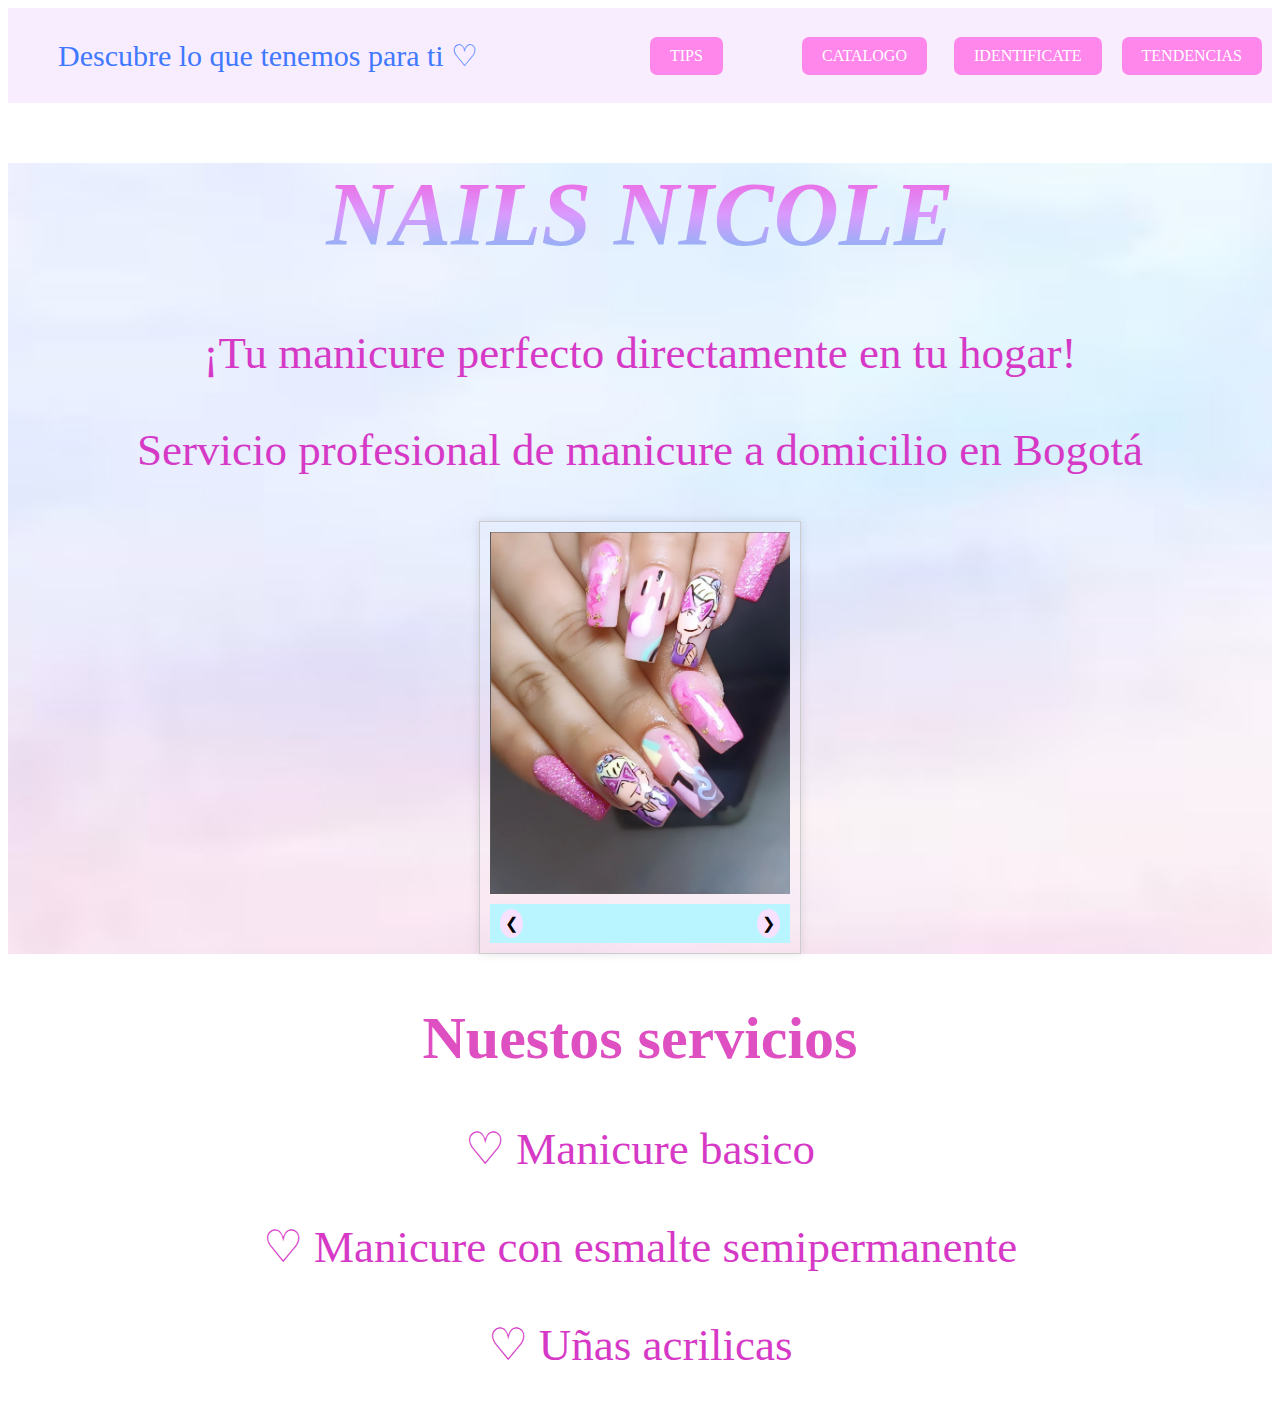
<file: landing-page/index.html>
<!DOCTYPE html>
<html lang="en">
<head>
    <meta charset="UTF-8">
    <meta name="viewport" content="width=device-width, initial-scale=1.0">
    <title>NailsNicole</title>
    <link rel="stylesheet" href="./index.css">
    
</head>
<body>
    <header class="header">
        <div class="header__navbar">
            <div class="header__navbar-logo">
                <p>Descubre lo que tenemos para ti ♡</p>
            </div>
            <nav class="header__navbar-nav">
                <ul>
                    <li>
                        <a href="../page-one/index.html" class="boton" target="_blank">TIPS</a>
                    </li>
                    <li>
                        <a href="../page-two/index.html" class="boton" target="_blank">CATALOGO</a>
                    </li>
                    <li>
                        <a href="../page-three/index.html" class="boton" target="_blank">IDENTIFICATE</a>
                    </li>
                    <li>
                        <a href="" class="boton" target="_blank">TENDENCIAS</a>
                    </li>
                </ul>
            </nav>
        </div>
        <div class="text-degradado">
            <h1>NAILS NICOLE</h1>
            <p>¡Tu manicure perfecto directamente en tu hogar!</p>
            <p>Servicio profesional de manicure a domicilio en Bogotá</p>
            <div class="carousel-container">
                <div class="carousel-images">
                    <img src="../catalogo fotos/photo1.png" alt="Imagen 1" class="carousel-image">
                    <img src="../catalogo fotos/photo2.png" alt="Imagen 2" class="carousel-image">
                    <img src="../catalogo fotos/photo4.png" alt="Imagen 3" class="carousel-image">
                </div>
                
                <div class="carousel-controls">
                    <div class="carousel-control prev" onclick="changeSlide(-1)">❮</div>
                    <div class="carousel-control next" onclick="changeSlide(1)">❯</div>
                </div>
            </div>
        </div>
        </div>
        <div class="services">
            <h2>Nuestos servicios</h2>
            
                <p>♡ Manicure basico</p>
                <p>♡ Manicure con esmalte semipermanente</p>
                <p>♡ Uñas acrilicas</p>
            
        </div>
    </header>
    <script>
        let slideIndex = 0;
        showSlide(slideIndex);

        function changeSlide(n) {
            showSlide(slideIndex += n);
        }

        function showSlide(n) {
            const slides = document.getElementsByClassName("carousel-image");
            if (n >= slides.length) { slideIndex = 0 }
            if (n < 0) { slideIndex = slides.length - 1 }
            for (let i = 0; i < slides.length; i++) {
                slides[i].style.display = "none";
            }
            slides[slideIndex].style.display = "block";
        }
    </script>
    
</body>
</html>
</file>
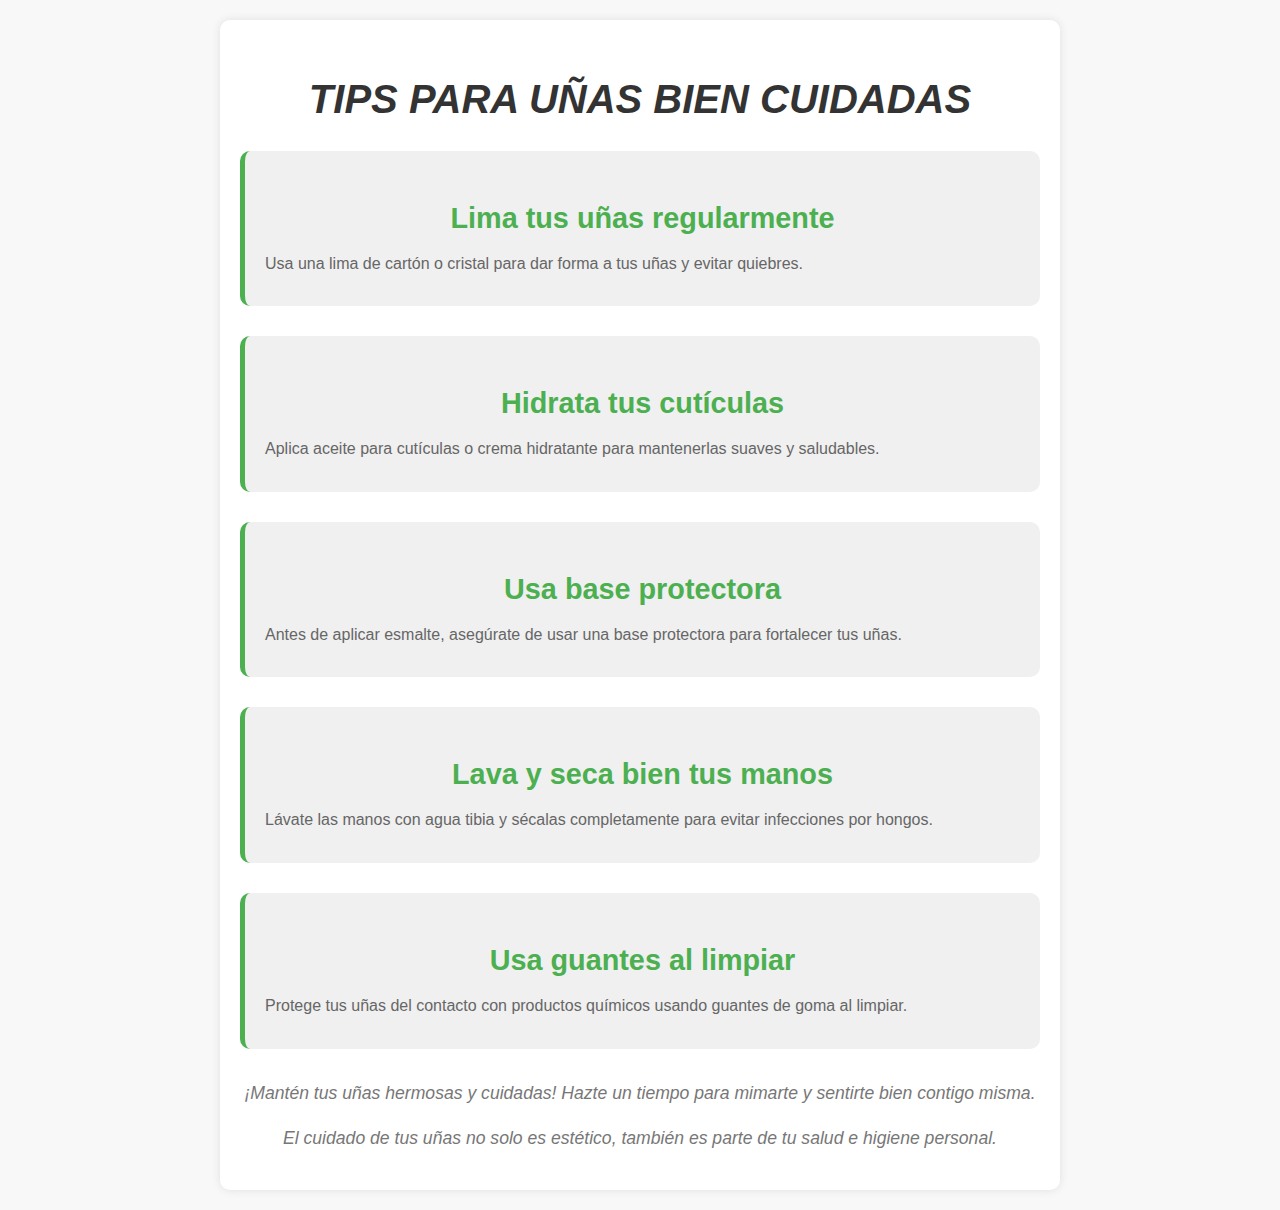
<file: page-one/index.html>
<!DOCTYPE html>
<html lang="en">
<head>
    <meta charset="UTF-8">
    <meta name="viewport" content="width=device-width, initial-scale=1.0">
    <title>Tips</title>
    <link rel="stylesheet" href="./index.css">
</head>
<body>
    <div class="container">
        <h1>TIPS PARA UÑAS BIEN CUIDADAS</h1>
        
        <div class="tip">
            <h2>Lima tus uñas regularmente</h2>
            <p>Usa una lima de cartón o cristal para dar forma a tus uñas y evitar quiebres.</p>
        </div>
        
        <div class="tip">
            <h2>Hidrata tus cutículas</h2>
            <p>Aplica aceite para cutículas o crema hidratante para mantenerlas suaves y saludables.</p>
        </div>
        
        <div class="tip">
            <h2>Usa base protectora</h2>
            <p>Antes de aplicar esmalte, asegúrate de usar una base protectora para fortalecer tus uñas.</p>
        </div>
        
        <div class="tip">
            <h2>Lava y seca bien tus manos</h2>
            <p>Lávate las manos con agua tibia y sécalas completamente para evitar infecciones por hongos.</p>
        </div>
        
        <div class="tip">
            <h2>Usa guantes al limpiar</h2>
            <p>Protege tus uñas del contacto con productos químicos usando guantes de goma al limpiar.</p>
        </div>
        
        <div class="encourage">
            <p>¡Mantén tus uñas hermosas y cuidadas! Hazte un tiempo para mimarte y sentirte bien contigo misma.</p>
            <p>El cuidado de tus uñas no solo es estético, también es parte de tu salud e higiene personal.</p>
        </div>
    </div>
</body>
</html>
</file>
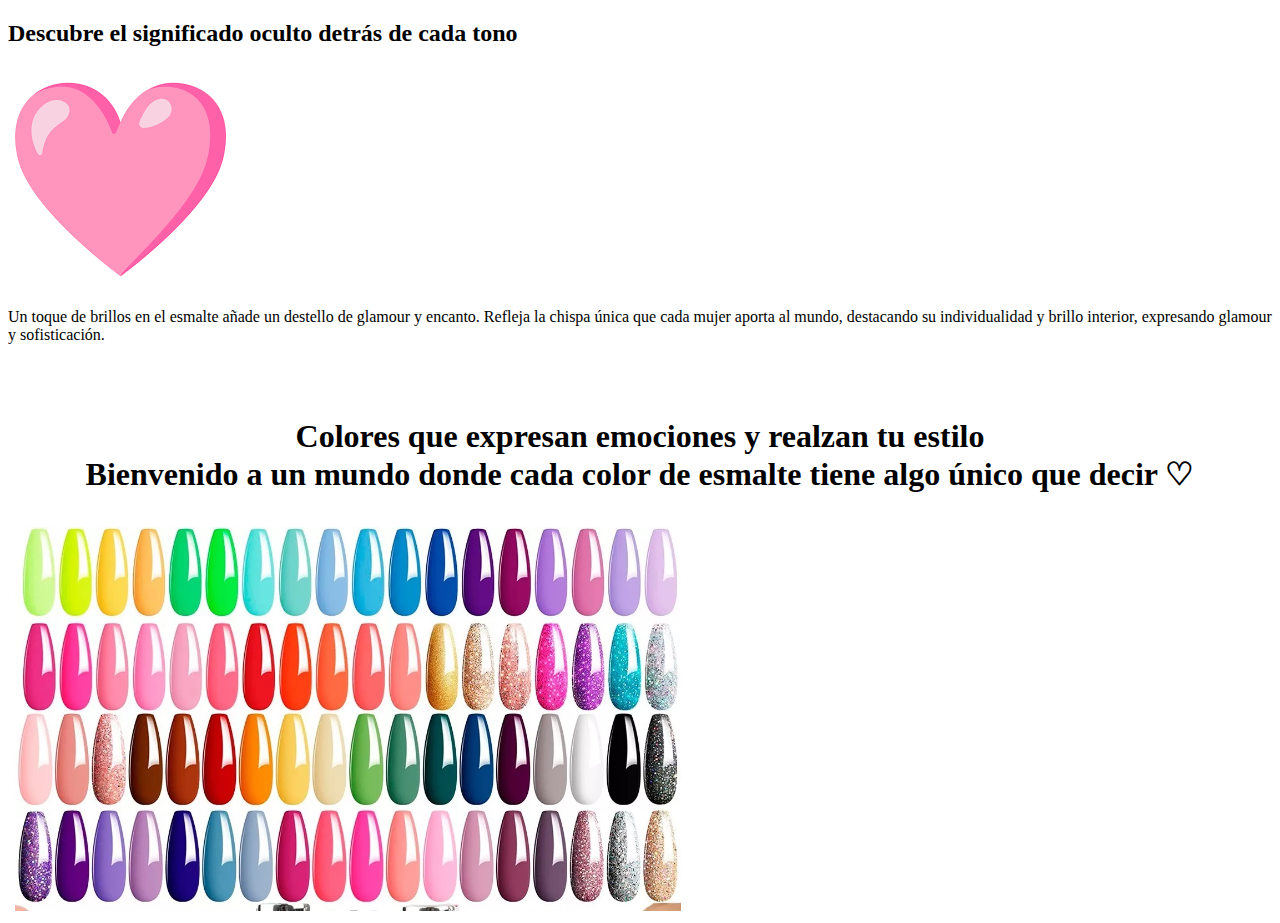
<file: page-three/index.html>
<!DOCTYPE html>
<html lang="en">
<head>
    <meta charset="UTF-8">
    <meta name="viewport" content="width=device-width, initial-scale=1.0">
    <title>Document</title>
    <link rel="stylesheet" href="./index.css">
</head>
<body>
    <header>
        <div class="content-one">
            <h2>Descubre el significado oculto detrás de cada tono</h2>
        </div> 
        <div>
            <div class="header__content-one-color">
                <img src="../image/heartpink.png" alt="rosado">
                <p>Un toque de brillos en el esmalte añade un destello de glamour y encanto. 
                    Refleja la chispa única que cada mujer aporta al mundo, 
                    destacando su individualidad y brillo interior, expresando glamour y sofisticación.</p>

            </div>
        </div>


        <div>
            <h1> <br> Colores que expresan emociones y realzan tu estilo <br> Bienvenido a un mundo donde cada color de esmalte tiene algo único que decir ♡</h1>
        </div>
        
    
        <div class="colors">
        <img src="../image/paleta colores.png" alt="">

        </div>
        <div class="">

        </div>
    </header>
</body>
</html>  

<!--Rojo pasión: Este color incita al ardor y la vitalidad. Es un reflejo del fuego interior y la energía inquebrantable que arde en cada mujer, transmitiendo pasión y determinación.

Azul tranquilidad: El azul evoca paz y serenidad. Es como un cielo claro en una tarde soleada, transmitiendo calma y seguridad en sí misma, brindando paz interior y confianza.

Verde esperanza: El verde simboliza crecimiento y renovación. Representa la esperanza constante y la capacidad de florecer incluso en los momentos más difíciles, inspirando esperanza y optimismo.

Morado misterio: El morado es enigmático y profundo. Es el color de la creatividad y la introspección, revelando capas de sabiduría y perspicacia, expresando misterio y profundidad emocional.

Negro elegancia: El negro es clásico y sofisticado. Es un símbolo de poder y autoridad, combinado con una elegancia que no necesita palabras para hacerse notar, transmitiendo fuerza y sofisticación.

Blanco pureza: El blanco es limpio y claro. Es la manifestación de la pureza y la sinceridad, mostrando una luz interior que guía con honestidad y rectitud, expresando pureza y transparencia.

Amarillo alegría: El amarillo es vibrante y alegre. Representa la felicidad y la positividad que irradian las mujeres, iluminando cualquier espacio con su brillo soleado, transmitiendo alegría y entusiasmo.

Café tierra: El café es cálido y acogedor. Evoca la estabilidad y la conexión con la tierra, reflejando una fuerza arraigada y una sensualidad natural, expresando calidez y confort.

Verde naturaleza: El verde en su tonalidad más natural es fresco y rejuvenecedor. Simboliza la conexión con la naturaleza y la renovación constante, recordándonos nuestra capacidad para adaptarnos y crecer, expresando frescura y vitalidad.

Rosado delicadeza: El rosado es suave y delicado. Representa la feminidad y la ternura, con una gracia que inspira cuidado y amor, expresando delicadeza y romanticismo.

Esmalte con brillos: Un toque de brillos en el esmalte añade un destello de glamour y encanto. Refleja la chispa única que cada mujer aporta al mundo, destacando su individualidad y brillo interior, expresando glamour y sofisticación.

Cada color y detalle en el esmalte de uñas no solo refleja una parte especial de la mujer en términos de apariencia y estilo, sino también en términos de emociones y sentimientos que evocan, capturando su diversidad emocional y personalidad única.



-->
</file>
<file: landing-page/index.css>
.body {
    margin: 0;
    
}
.text-degradado {
    background-image: url(../image/copy\ fondo-pintado-acuarela-pastel_23-2148959639.jpg);
    background-repeat: no-repeat;
    background-size: cover;
    background-position: center;
}
.text-degradado h1 {
    font-size: 90px;
    font-weight: bolder;
    font-style: italic;
    background: linear-gradient(#f456d7, hsl(278, 98%, 80%), #6fbef0);
    background-clip: text;
    -webkit-text-fill-color: transparent;
    text-align: center;
}
p {
    font-size: 45px;
    text-align: center;
    color: rgb(214, 57, 198);
}
h2 {
    font-size: 60px;
    text-align: center;
    color: rgb(222, 79, 193);

}
.services-list p {
    font-size: 35px;
}
h3 {
    font-size: 45px;
    font-weight: bolder;
    text-align: center;
}
a {
    transition: font-size 2s ease-out, border-bottom 2s ease-out;
    text-decoration: none;
    
}
a:hover {
    font-size: 20px;
    background-color: rgb(0, 204, 255);
    transition: background-color 0.6s;
}

.boton {
    display: inline-block;
    text-align: center;
    text-decoration: none;
    padding: 10px 20px;
    background-color: rgb(255, 134, 235);
    color: white;
    border-radius: 7px;
    margin: 10px;
    transition: transform 0.5s ease; 
    
    
}

.boton:hover {
    transform: scale(1.1); 
    background-color: rgb(31, 178, 241);
}
.header__navbar {
    display: grid;
    grid-template-columns: 2fr 2fr;
    background-color: hsl(278deg 98% 80% / 18%);
    }
    .header__navbar-logo {
        justify-self: start;
        align-self: center;
        margin-left: 50px;
        
    }
    .header__navbar-logo p {
        font-size: 30px;
        color: #4079ff;
    }
    .header__navbar-nav {
        align-self: center;
    }
    .header__navbar-nav ul {
        display: grid;
        margin: 0;
        padding: 0;
        list-style: none;
        grid-template-columns: repeat(4, 1fr);

    
    }     
    .carousel-container {
        max-width: 300px; 
        margin: 0 auto; 
        overflow: hidden; 
        border: 1px solid #ccc; 
        box-shadow: 0 0 10px rgba(0,0,0,0.1); 
        padding: 10px; 
    }
    .carousel-images {
        display: flex;
        transition: transform 0.5s ease;
    }
    .carousel-image {
        flex: 0 0 100%;
        max-width: 100%;
        display: block;
    }
    .carousel-controls {
        display: flex;
        justify-content: space-between;
        margin-top: 10px;
        background-color: rgb(185, 245, 255); /* Fondo para los controles */
        padding: 5px 10px; /* Espaciado interno de los controles */
    }
    .carousel-control {
        cursor: pointer;
        background-color: #f8e1ff; /* Color de fondo de los controles */
        border: none;
        outline: none;
        padding: 5px;
        border-radius: 50%;
    }
    .carousel-control:hover {
        background-color: #fff6c1; /* Color de fondo al pasar el mouse */
    }
</file>
<file: page-one/index.css>
body {
    font-family: 'Segoe UI', Tahoma, Geneva, Verdana, sans-serif;
    line-height: 1.6;
    margin: 0;
    padding: 0;
    background-color: #f8f8f8;
    text-align: center;
}
.container {
    max-width: 800px;
    margin: 20px auto;
    padding: 20px;
    background-color: #fff;
    box-shadow: 0 0 10px rgba(0,0,0,0.1);
    border-radius: 10px;
}
h1 {
    color: #333;
    font-size: 2.5rem;
    font-style: italic;
    margin-bottom: 20px;
}
.tip {
    margin-bottom: 30px;
    padding: 20px;
    background-color: #f0f0f0;
    border-left: 5px solid #4CAF50;
    text-align: left;
    transition: transform 0.3s ease;
    border-radius: 10px; /* Añadido para hacer los bordes más redondeados */
}
.tip:hover {
    transform: scale(1.02);
}
.tip h2 {
    color: #4CAF50;
    font-size: 1.8rem;
    margin-bottom: 10px;
    text-align: center; /* Centrar el título */
}
.tip p {
    margin: 10px 0;
    color: #666;
    text-align: justify; /* Justificar el texto */
}
.encourage {
    margin-top: 30px;
    font-style: italic;
    color: #777;
    font-size: 1.1rem;
    text-align: center; /* Centrar el texto */
}
</file>
<file: page-three/index.css>
h1 {
    text-align: center;
}
.header__content-one > div {
    display: grid;
    margin: 0;
    padding: 0;
    grid-template-columns: repeat(3, 1fr);}

.header__content-one-color {
    display: grid;
}
</file>
